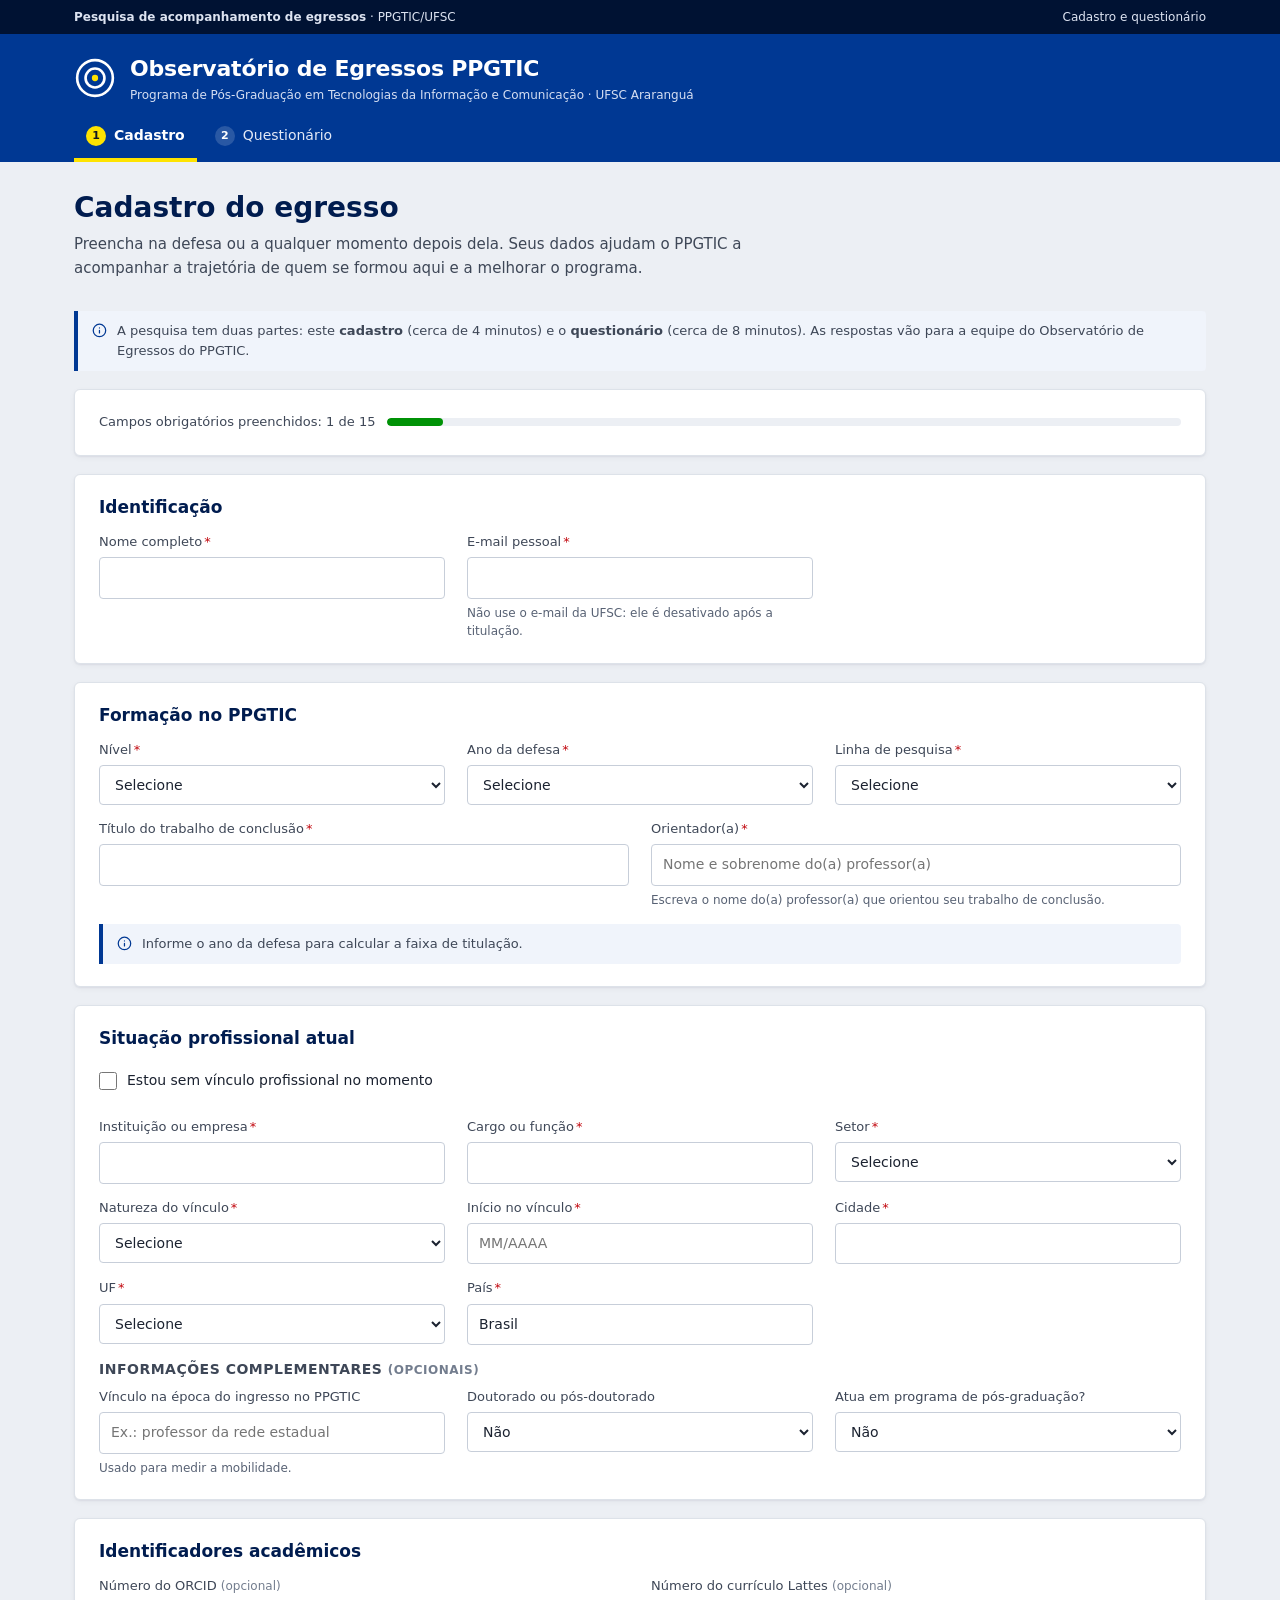
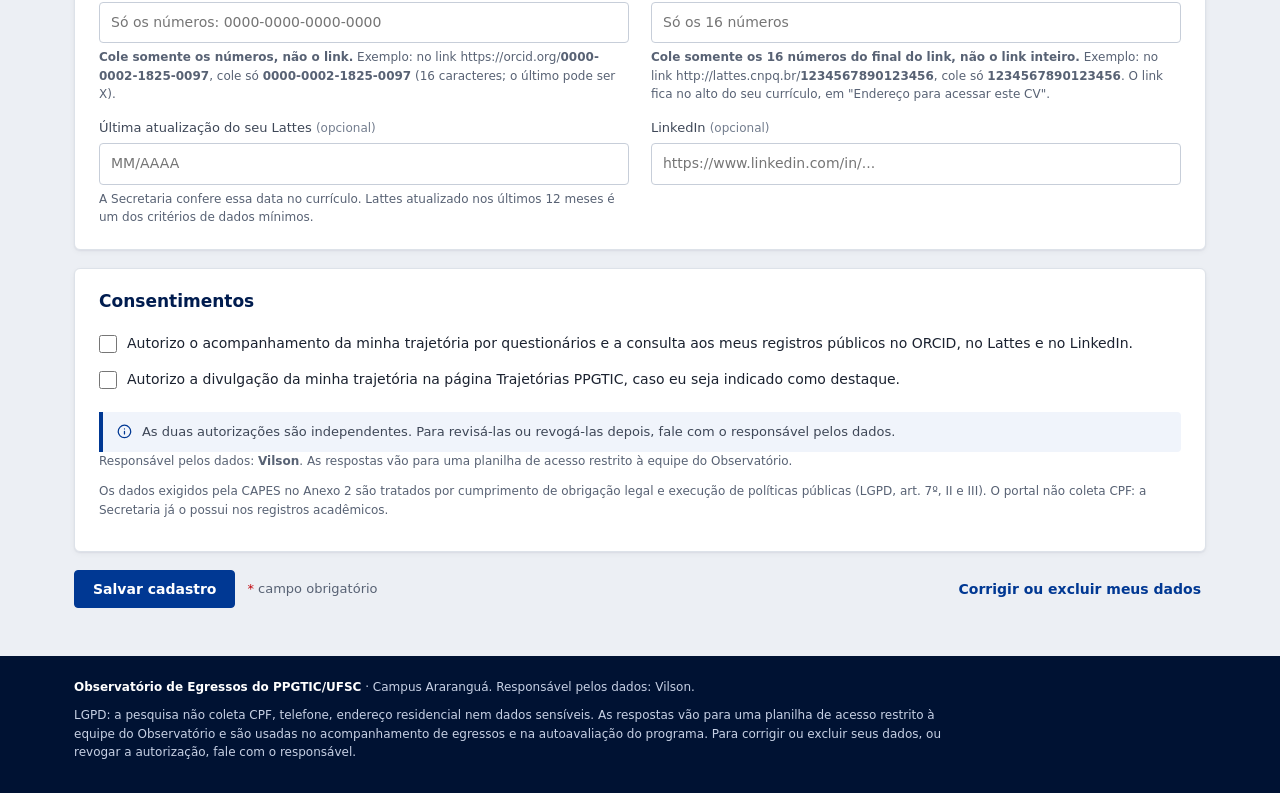
<file: index.html>
<!doctype html>
<html lang="pt-BR">
<head>
  <meta charset="utf-8">
  <meta http-equiv="refresh" content="0; url=cadastro.html">
  <title>Observatório de Egressos PPGTIC · Protótipo V2</title>
</head>
<body>
  <p>Abrindo o protótipo… Se nada acontecer, <a href="cadastro.html">clique aqui</a>.</p>
</body>
</html>
</file>
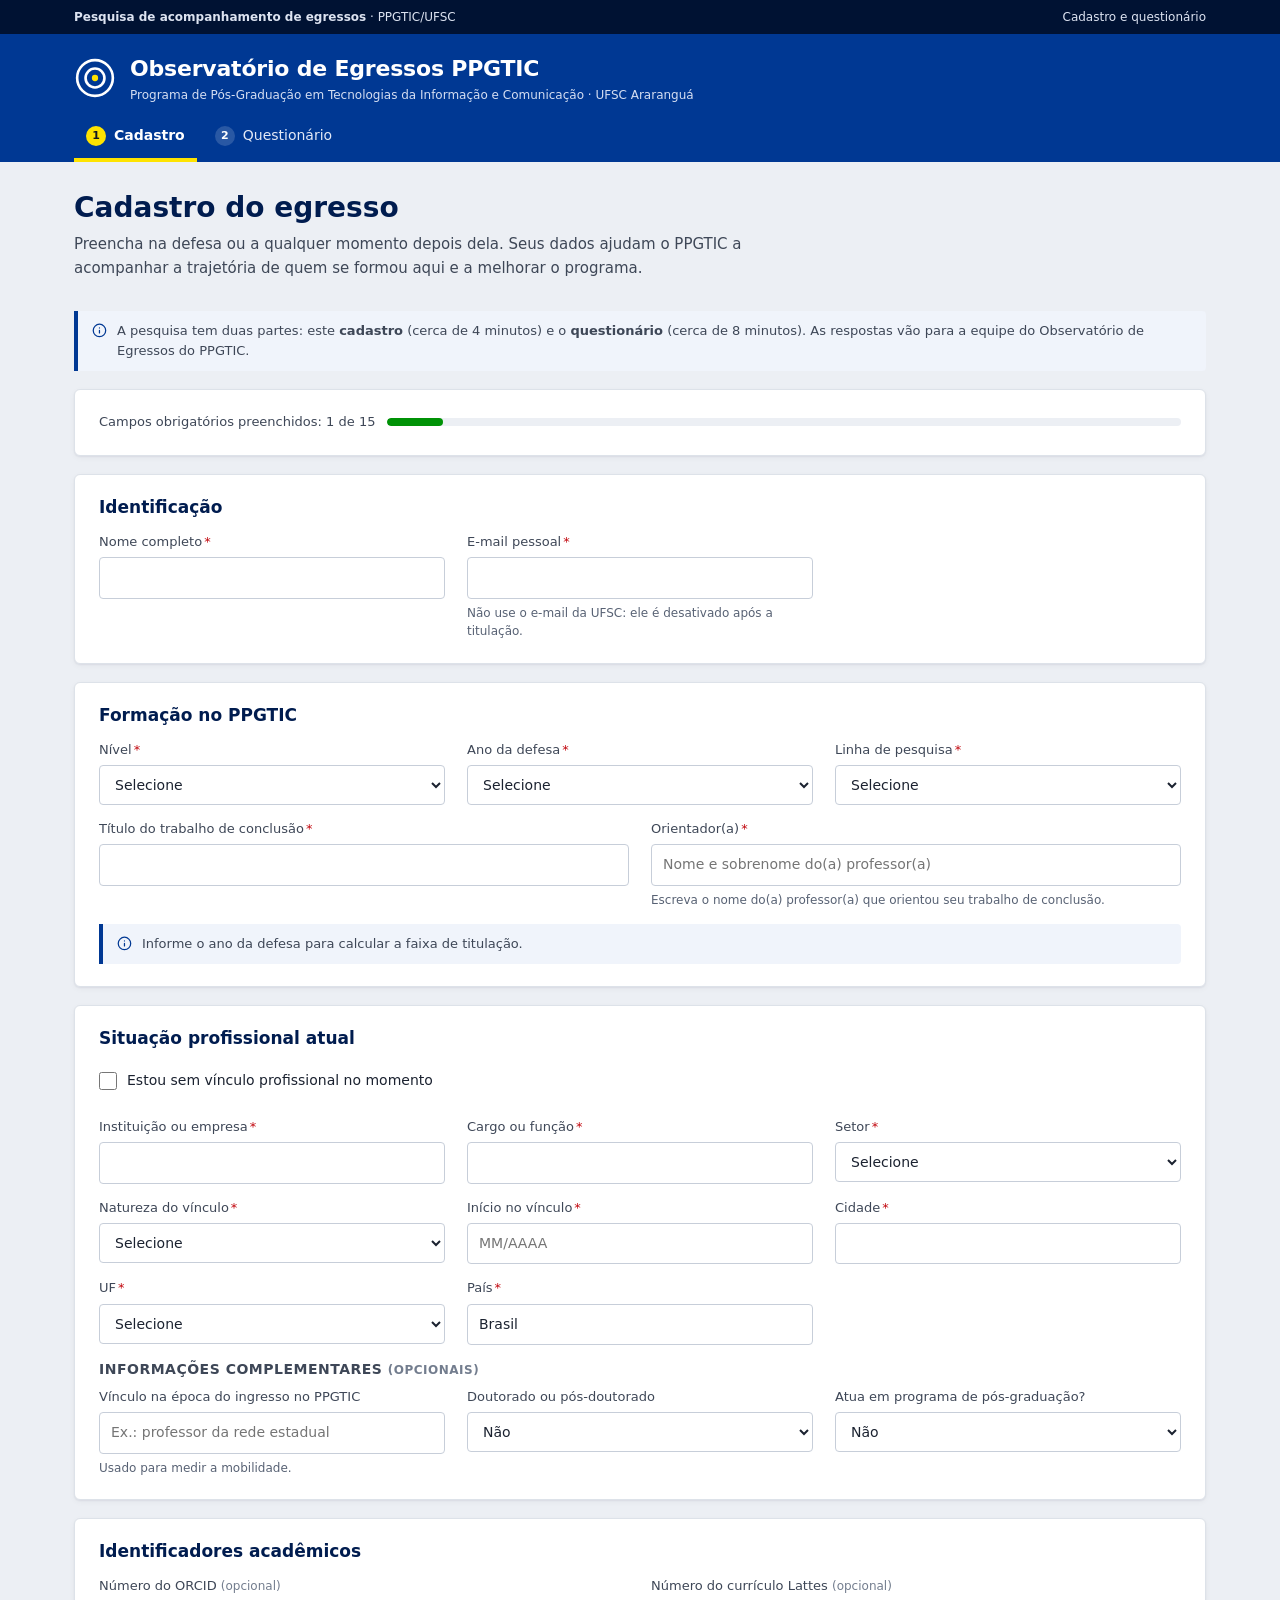
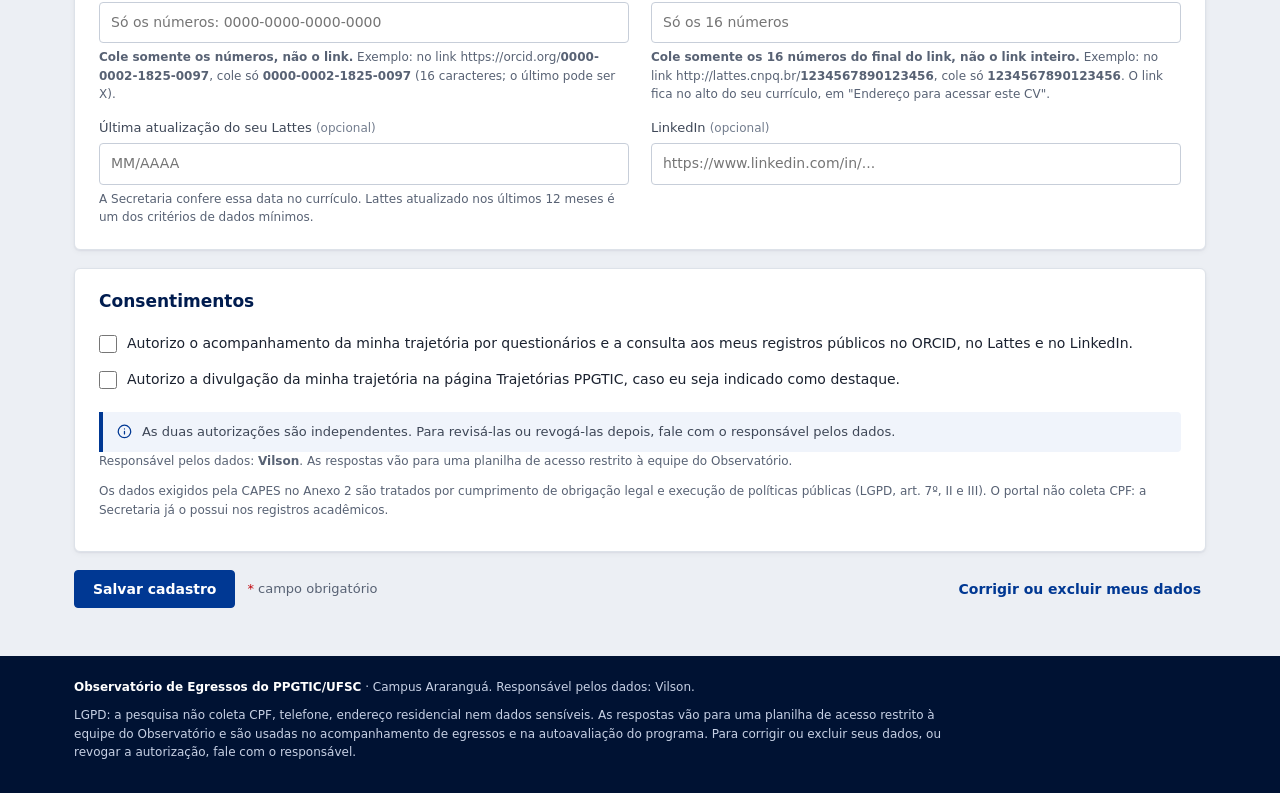
<file: cadastro.html>
<!doctype html>
<html lang="pt-BR">
<head>
  <meta charset="utf-8">
  <meta name="viewport" content="width=device-width, initial-scale=1">
  <title>Cadastro do egresso · Observatório de Egressos PPGTIC (protótipo V2)</title>
  <link rel="icon" href="data:image/svg+xml,%3Csvg xmlns=%27http://www.w3.org/2000/svg%27 viewBox=%270 0 40 40%27%3E%3Crect width=%2740%27 height=%2740%27 rx=%278%27 fill=%27%23003893%27/%3E%3Ccircle cx=%2720%27 cy=%2720%27 r=%2712%27 fill=%27none%27 stroke=%27white%27 stroke-width=%273%27/%3E%3Ccircle cx=%2720%27 cy=%2720%27 r=%274%27 fill=%27%23FEE300%27/%3E%3C/svg%3E">
  <link rel="stylesheet" href="css/estilo.css">
</head>
<body>
  <noscript><p style="padding:16px;background:#FFF6B8">Este protótipo precisa de JavaScript habilitado.</p></noscript>

  <main id="conteudo" class="container">
    <div class="cab-pagina">
      <div>
        <h1 class="titulo-pagina" id="titulo-cadastro">Cadastro do egresso</h1>
        <p class="lead">Preencha na defesa ou a qualquer momento depois dela. Seus dados ajudam o PPGTIC a acompanhar a trajetória de quem se formou aqui e a melhorar o programa.</p>
      </div>
    </div>

    <div id="contexto"></div>
    <div id="sucesso" hidden></div>

    <form id="form-cadastro" novalidate>
      <div id="resumo-erros" class="caixa-info vermelha mb" role="alert" hidden></div>

      <div class="cartao">
        <div class="progresso">
          <span id="progresso-texto">Campos obrigatórios preenchidos: 0 de 0</span>
          <div class="progresso-trilho" aria-hidden="true"><div class="progresso-barra" id="progresso-barra" style="width:0%"></div></div>
        </div>
      </div>

      <!-- 1. Identificação -->
      <section class="cartao" aria-labelledby="sec-identificacao">
        <h2 id="sec-identificacao">Identificação</h2>
        <div class="campos">
          <div class="campo-grupo">
            <label class="rotulo" for="nome">Nome completo<span class="obrig">*</span></label>
            <input class="campo" id="nome" name="nome" autocomplete="name" data-obrigatorio data-rotulo="Nome completo">
          </div>
          <div class="campo-grupo">
            <label class="rotulo" for="email">E-mail pessoal<span class="obrig">*</span></label>
            <input class="campo" id="email" name="email" type="email" autocomplete="email" data-obrigatorio data-rotulo="E-mail pessoal" aria-describedby="ajuda-email">
            <div class="msg-ajuda" id="ajuda-email">Não use o e-mail da UFSC: ele é desativado após a titulação.</div>
          </div>
        </div>
      </section>

      <!-- 2. Formação no PPGTIC -->
      <section class="cartao" aria-labelledby="sec-formacao">
        <h2 id="sec-formacao">Formação no PPGTIC</h2>
        <div id="aviso-secretaria"></div>
        <div class="campos">
          <div class="campo-grupo">
            <label class="rotulo" for="nivel">Nível<span class="obrig">*</span></label>
            <select class="campo" id="nivel" name="nivel" data-obrigatorio data-rotulo="Nível" data-formacao>
              <option value="">Selecione</option>
              <option value="ME">Mestrado</option>
              <option value="DO">Doutorado</option>
            </select>
          </div>
          <div class="campo-grupo">
            <label class="rotulo" for="anoDefesa">Ano da defesa<span class="obrig">*</span></label>
            <select class="campo" id="anoDefesa" name="anoDefesa" data-obrigatorio data-rotulo="Ano da defesa" data-formacao></select>
          </div>
          <div class="campo-grupo">
            <label class="rotulo" for="linha">Linha de pesquisa<span class="obrig">*</span></label>
            <select class="campo" id="linha" name="linha" data-obrigatorio data-rotulo="Linha de pesquisa" data-formacao></select>
          </div>
          <div class="campo-grupo largo">
            <label class="rotulo" for="titulo">Título do trabalho de conclusão<span class="obrig">*</span></label>
            <input class="campo" id="titulo" name="titulo" data-obrigatorio data-rotulo="Título do trabalho" data-formacao>
          </div>
          <div class="campo-grupo largo">
            <label class="rotulo" for="orientador">Orientador(a)<span class="obrig">*</span></label>
            <select class="campo" id="orientador" name="orientador" data-obrigatorio data-rotulo="Orientador(a)" data-formacao></select>
          </div>
        </div>
        <div class="caixa-info" id="info-faixa">
          <svg class="icone" viewBox="0 0 24 24" aria-hidden="true"><circle cx="12" cy="12" r="10"/><path d="M12 16v-4M12 8h.01"/></svg>
          <span id="texto-faixa">Informe o ano da defesa para calcular a faixa de titulação.</span>
        </div>
      </section>

      <!-- 3. Situação profissional atual -->
      <section class="cartao" aria-labelledby="sec-situacao">
        <h2 id="sec-situacao">Situação profissional atual</h2>
        <label class="checagem mb"><input type="checkbox" id="semVinculo" name="semVinculo"> Estou sem vínculo profissional no momento</label>
        <div class="campos">
          <div class="campo-grupo">
            <label class="rotulo" for="instituicao">Instituição ou empresa<span class="obrig">*</span></label>
            <input class="campo" id="instituicao" name="instituicao" data-obrigatorio data-vinculo data-rotulo="Instituição">
          </div>
          <div class="campo-grupo">
            <label class="rotulo" for="cargo">Cargo ou função<span class="obrig">*</span></label>
            <input class="campo" id="cargo" name="cargo" data-obrigatorio data-vinculo data-rotulo="Cargo ou função">
          </div>
          <div class="campo-grupo">
            <label class="rotulo" for="setor">Setor<span class="obrig">*</span></label>
            <select class="campo" id="setor" name="setor" data-obrigatorio data-vinculo data-rotulo="Setor"></select>
          </div>
          <div class="campo-grupo">
            <label class="rotulo" for="natureza">Natureza do vínculo<span class="obrig">*</span></label>
            <select class="campo" id="natureza" name="natureza" data-obrigatorio data-vinculo data-rotulo="Natureza do vínculo">
              <option value="">Selecione</option>
              <option>Pública</option>
              <option>Privada</option>
            </select>
          </div>
          <div class="campo-grupo">
            <label class="rotulo" for="inicioVinculo">Início no vínculo<span class="obrig">*</span></label>
            <input class="campo" id="inicioVinculo" name="inicioVinculo" inputmode="numeric" placeholder="MM/AAAA" maxlength="7" data-obrigatorio data-vinculo data-mes data-rotulo="Início no vínculo">
          </div>
          <div class="campo-grupo">
            <label class="rotulo" for="cidade">Cidade<span class="obrig">*</span></label>
            <input class="campo" id="cidade" name="cidade" autocomplete="address-level2" data-obrigatorio data-rotulo="Cidade">
          </div>
          <div class="campo-grupo">
            <label class="rotulo" for="uf">UF<span class="obrig">*</span></label>
            <select class="campo" id="uf" name="uf" data-obrigatorio data-rotulo="UF"></select>
          </div>
          <div class="campo-grupo">
            <label class="rotulo" for="pais">País<span class="obrig">*</span></label>
            <input class="campo" id="pais" name="pais" value="Brasil" autocomplete="country-name" data-obrigatorio data-rotulo="País">
          </div>
        </div>

        <h3 class="subtitulo-modal">Informações complementares <span class="opcional">(opcionais)</span></h3>
        <div class="campos">
          <div class="campo-grupo">
            <label class="rotulo" for="vinculoIngresso">Vínculo na época do ingresso no PPGTIC</label>
            <input class="campo" id="vinculoIngresso" name="vinculoIngresso" placeholder="Ex.: professor da rede estadual">
            <div class="msg-ajuda">Usado para medir a mobilidade.</div>
          </div>
          <div class="campo-grupo">
            <label class="rotulo" for="posGrad">Doutorado ou pós-doutorado</label>
            <select class="campo" id="posGrad" name="posGrad"></select>
          </div>
          <div class="campo-grupo">
            <label class="rotulo" for="atuaPPG">Atua em programa de pós-graduação?</label>
            <select class="campo" id="atuaPPG" name="atuaPPG">
              <option value="nao">Não</option>
              <option value="sim">Sim, como docente permanente ou colaborador</option>
            </select>
          </div>
        </div>
      </section>

      <!-- 4. Identificadores acadêmicos -->
      <section class="cartao" aria-labelledby="sec-ids">
        <h2 id="sec-ids">Identificadores acadêmicos</h2>
        <div class="campos">
          <div class="campo-grupo largo">
            <label class="rotulo" for="orcid">Número do ORCID <span class="opcional">(opcional)</span></label>
            <div class="campo-com-botao">
              <input class="campo" id="orcid" name="orcid" placeholder="Só os números: 0000-0000-0000-0000" autocomplete="off" data-rotulo="ORCID" aria-describedby="ajuda-orcid">
              <button type="button" class="btn btn-secundario" id="btn-orcid">Conectar ORCID</button>
            </div>
            <div class="msg-ajuda" id="ajuda-orcid">Conectar pelo login no ORCID confirma o identificador e permite atualizar vínculos e produções.</div>
          </div>
          <div class="campo-grupo largo">
            <label class="rotulo" for="lattesId">Número do currículo Lattes <span class="opcional">(opcional)</span></label>
            <input class="campo" id="lattesId" name="lattesId" inputmode="numeric" autocomplete="off" placeholder="Só os 16 números" data-rotulo="ID Lattes" aria-describedby="ajuda-lattes">
            <div class="msg-ajuda" id="ajuda-lattes"><strong>Cole somente os 16 números do final do link, não o link inteiro.</strong> Exemplo: no link http://lattes.cnpq.br/<strong>1234567890123456</strong>, cole só <strong>1234567890123456</strong>. O link fica no alto do seu currículo, em "Endereço para acessar este CV".</div>
          </div>
          <div class="campo-grupo largo">
            <label class="rotulo" for="lattesAtualizadoEm">Última atualização do seu Lattes <span class="opcional">(opcional)</span></label>
            <input class="campo" id="lattesAtualizadoEm" name="lattesAtualizadoEm" inputmode="numeric" placeholder="MM/AAAA" maxlength="7" data-mes data-rotulo="Atualização do Lattes">
            <div class="msg-ajuda">A Secretaria confere essa data no currículo. Lattes atualizado nos últimos 12 meses é um dos critérios de dados mínimos.</div>
          </div>
          <div class="campo-grupo largo">
            <label class="rotulo" for="linkedin">LinkedIn <span class="opcional">(opcional)</span></label>
            <input class="campo" id="linkedin" name="linkedin" type="url" placeholder="https://www.linkedin.com/in/..." data-rotulo="LinkedIn">
          </div>
        </div>
      </section>

      <!-- 5. Consentimentos (LGPD) -->
      <section class="cartao" aria-labelledby="sec-consent">
        <h2 id="sec-consent">Consentimentos</h2>
        <label class="checagem"><input type="checkbox" id="consentAcompanhamento" name="consentAcompanhamento">
          Autorizo o acompanhamento da minha trajetória por questionários e a consulta aos meus registros públicos no ORCID, no Lattes e no LinkedIn.</label>
        <label class="checagem"><input type="checkbox" id="consentDivulgacao" name="consentDivulgacao">
          Autorizo a divulgação da minha trajetória na página Trajetórias PPGTIC, caso eu seja indicado como destaque.</label>
        <div class="caixa-info" id="info-termo">
          <svg class="icone" viewBox="0 0 24 24" aria-hidden="true"><circle cx="12" cy="12" r="10"/><path d="M12 16v-4M12 8h.01"/></svg>
          <span id="texto-termo">As duas autorizações são independentes e podem ser revisadas ou revogadas a qualquer momento nesta página.</span>
        </div>
        <p class="texto-apoio pequeno" style="margin-top:12px">Os dados exigidos pela CAPES no Anexo 2 são tratados por cumprimento de obrigação legal e execução de políticas públicas (LGPD, art. 7º, II e III). O portal não coleta CPF: a Secretaria já o possui nos registros acadêmicos.</p>
      </section>

      <div class="acoes">
        <button type="submit" class="btn btn-primario" id="btn-salvar">Salvar cadastro</button>
        <span class="texto-apoio"><span class="obrig">*</span> campo obrigatório</span>
        <span class="espaco"></span>
        <button type="button" class="btn btn-texto" id="btn-exclusao">Solicitar exclusão dos meus dados</button>
      </div>
    </form>
  </main>

  <script src="js/config.js"></script>
  <script src="js/base.js"></script>
  <script src="js/dados-ficticios.js"></script>
  <script src="js/repositorio.js"></script>
  <script src="js/indicadores.js"></script>
  <script src="js/coleta.js"></script>
  <script src="js/layout.js"></script>
  <script src="js/tela-cadastro.js"></script>
</body>
</html>
</file>
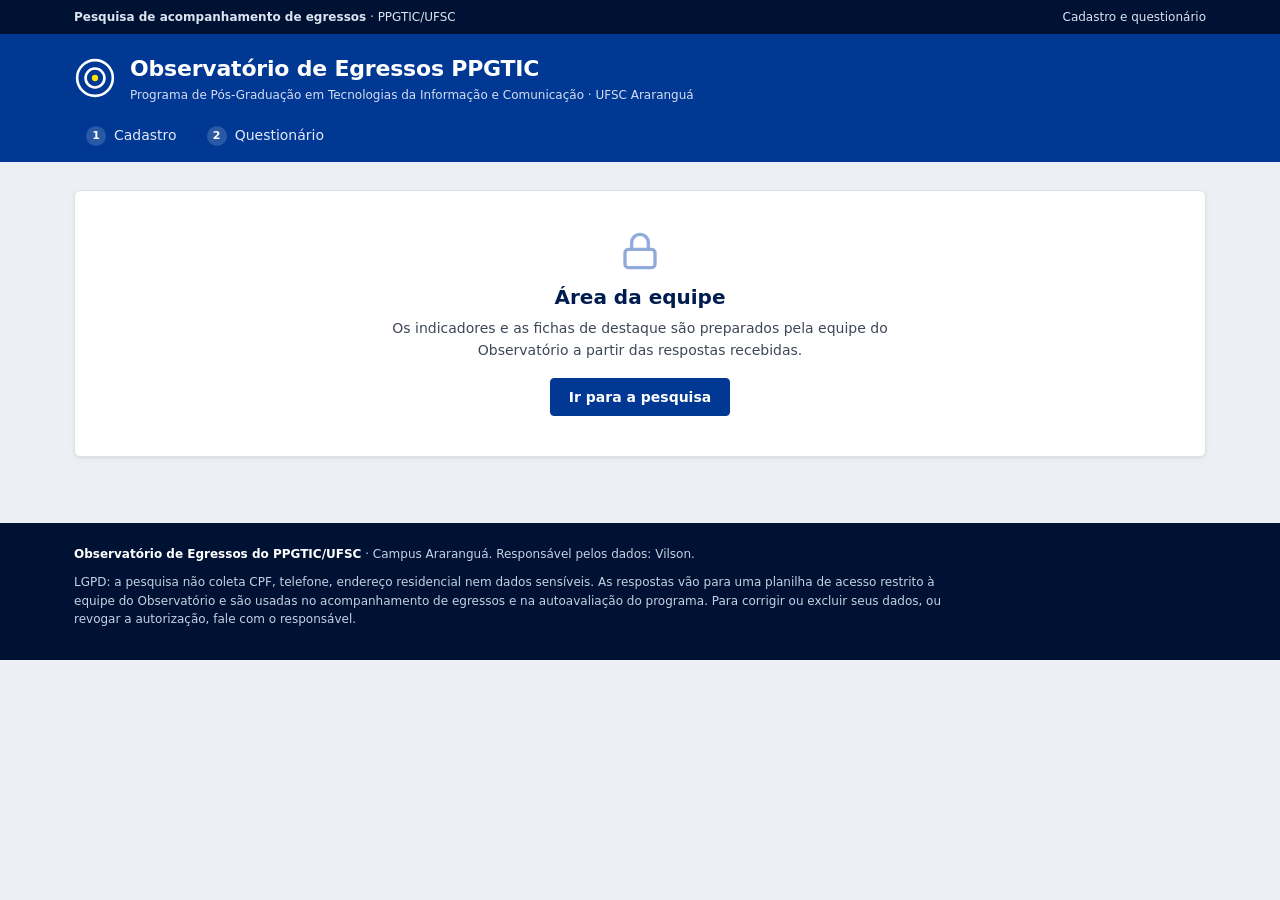
<file: ficha.html>
<!doctype html>
<html lang="pt-BR">
<head>
  <meta charset="utf-8">
  <meta name="viewport" content="width=device-width, initial-scale=1">
  <title>Ficha de egresso de destaque · Observatório de Egressos PPGTIC (protótipo V2)</title>
  <link rel="icon" href="data:image/svg+xml,%3Csvg xmlns=%27http://www.w3.org/2000/svg%27 viewBox=%270 0 40 40%27%3E%3Crect width=%2740%27 height=%2740%27 rx=%278%27 fill=%27%23003893%27/%3E%3Ccircle cx=%2720%27 cy=%2720%27 r=%2712%27 fill=%27none%27 stroke=%27white%27 stroke-width=%273%27/%3E%3Ccircle cx=%2720%27 cy=%2720%27 r=%274%27 fill=%27%23FEE300%27/%3E%3C/svg%3E">
  <link rel="stylesheet" href="css/estilo.css">
</head>
<body>
  <noscript><p style="padding:16px;background:#FFF6B8">Este protótipo precisa de JavaScript habilitado.</p></noscript>

  <main id="conteudo" class="container">
    <div class="so-impressao cabecalho-impressao">
      <strong>Ficha de egresso de destaque · Subitem 2.2.2 da Ficha de Avaliação CAPES</strong><br>
      Observatório de Egressos PPGTIC/UFSC · Protótipo V2 · Dados fictícios.
    </div>

    <div class="cab-pagina nao-imprimir">
      <div>
        <h1 class="titulo-pagina">Ficha de egresso de destaque</h1>
        <p class="lead">Subitem 2.2.2 da Ficha de Avaliação CAPES: até 5 egressos por faixa de titulação, com destino, atuação, impactos, aderência à missão do Programa e comprovação.</p>
      </div>
    </div>

    <div id="bloqueio"></div>
    <section id="visao-faixas" class="mb nao-imprimir" aria-label="Destaques por faixa"></section>
    <div id="ficha"></div>
  </main>

  <script src="js/config.js"></script>
  <script src="js/base.js"></script>
  <script src="js/dados-ficticios.js"></script>
  <script src="js/repositorio.js"></script>
  <script src="js/indicadores.js"></script>
  <script src="js/coleta.js"></script>
  <script src="js/layout.js"></script>
  <script src="js/tela-ficha.js"></script>
</body>
</html>
</file>
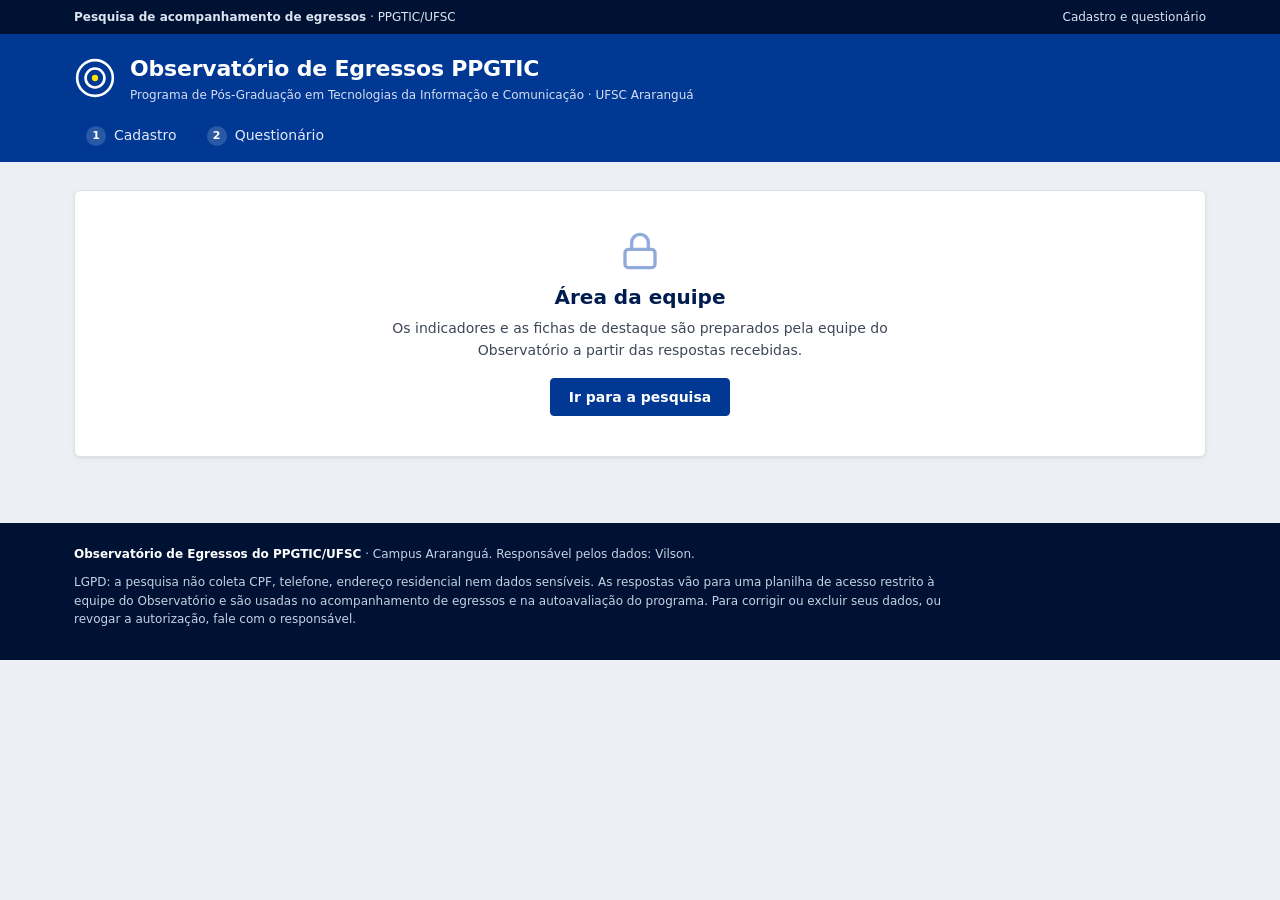
<file: indicadores.html>
<!doctype html>
<html lang="pt-BR">
<head>
  <meta charset="utf-8">
  <meta name="viewport" content="width=device-width, initial-scale=1">
  <title>Painel de indicadores · Observatório de Egressos PPGTIC (protótipo V2)</title>
  <link rel="icon" href="data:image/svg+xml,%3Csvg xmlns=%27http://www.w3.org/2000/svg%27 viewBox=%270 0 40 40%27%3E%3Crect width=%2740%27 height=%2740%27 rx=%278%27 fill=%27%23003893%27/%3E%3Ccircle cx=%2720%27 cy=%2720%27 r=%2712%27 fill=%27none%27 stroke=%27white%27 stroke-width=%273%27/%3E%3Ccircle cx=%2720%27 cy=%2720%27 r=%274%27 fill=%27%23FEE300%27/%3E%3C/svg%3E">
  <link rel="stylesheet" href="css/estilo.css">
</head>
<body>
  <noscript><p style="padding:16px;background:#FFF6B8">Este protótipo precisa de JavaScript habilitado.</p></noscript>

  <main id="conteudo" class="container">
    <div class="so-impressao cabecalho-impressao">
      <strong>Relatório de egressos · Observatório de Egressos PPGTIC/UFSC</strong><br>
      <span id="impressao-data"></span> · Protótipo V2 · Todos os dados são fictícios.
    </div>

    <div class="cab-pagina">
      <div>
        <h1 class="titulo-pagina">Painel de indicadores</h1>
        <p class="lead" id="lead-painel"></p>
      </div>
    </div>

    <div class="cartao filtros nao-imprimir" id="filtros">
      <div>
        <label class="rotulo" for="f-faixa">Faixa de titulação</label>
        <select class="campo" id="f-faixa">
          <option value="todas">Todas as faixas</option>
          <option>2024–2028</option>
          <option>2019–2023</option>
          <option>2014–2018</option>
        </select>
      </div>
      <div id="grupo-origem">
        <label class="rotulo" for="f-origem">Origem dos registros</label>
        <select class="campo" id="f-origem">
          <option value="todas">Todos os registros</option>
          <option value="base">Somente base fictícia</option>
          <option value="teste">Somente registros de teste</option>
          <option value="coleta">Somente respostas da planilha</option>
        </select>
      </div>
      <div id="grupo-visao">
        <label class="rotulo" for="f-visao">Visão</label>
        <select class="campo" id="f-visao">
          <option value="restrita">Restrita (dados individuais)</option>
          <option value="publica">Pública (página Dados)</option>
        </select>
      </div>
      <span class="texto-apoio" id="contagem-registros" style="margin-left:auto"></span>
    </div>

    <div id="painel"></div>
  </main>

  <script src="js/config.js"></script>
  <script src="js/base.js"></script>
  <script src="js/dados-ficticios.js"></script>
  <script src="js/repositorio.js"></script>
  <script src="js/indicadores.js"></script>
  <script src="js/coleta.js"></script>
  <script src="js/layout.js"></script>
  <script src="js/tela-indicadores.js"></script>
</body>
</html>
</file>
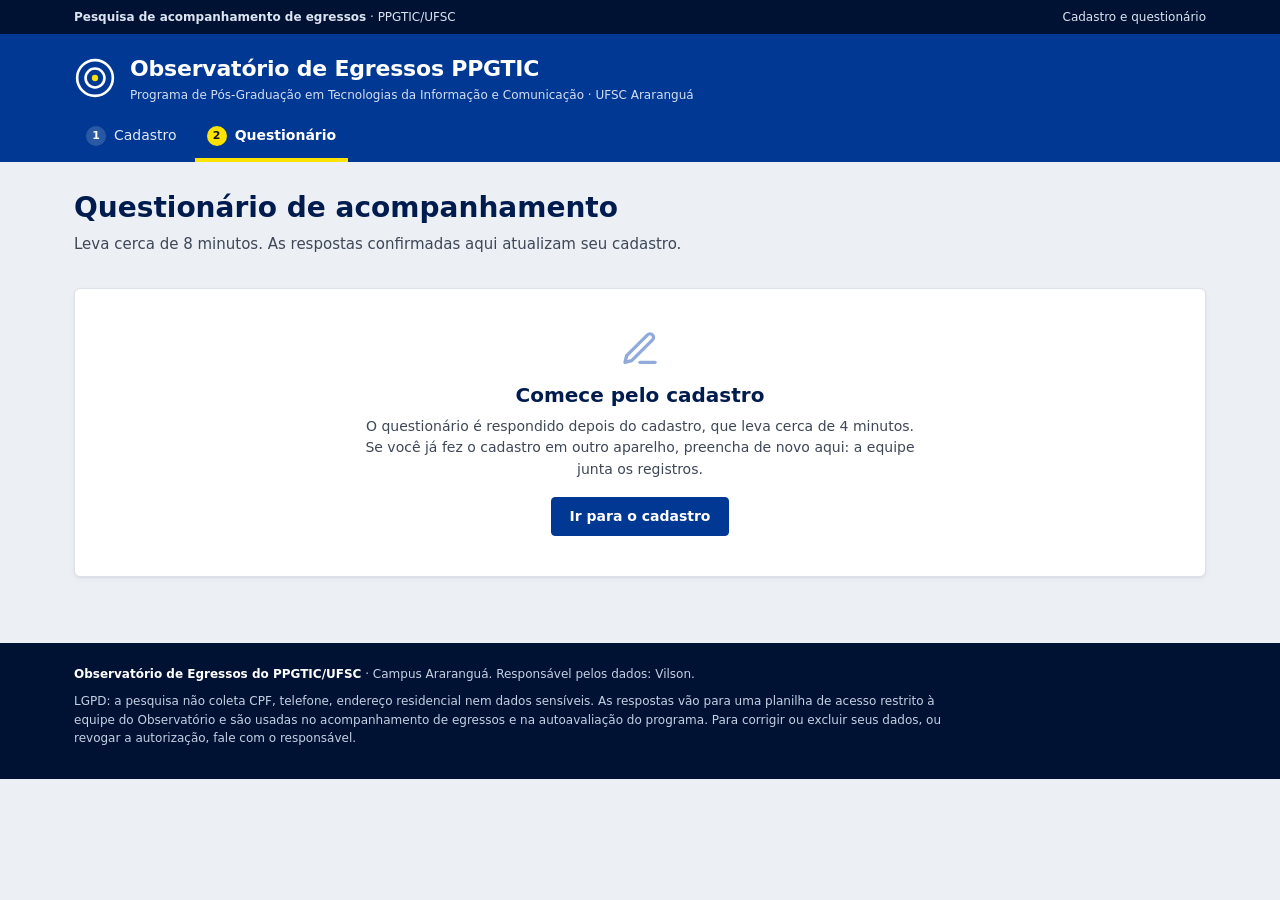
<file: questionario.html>
<!doctype html>
<html lang="pt-BR">
<head>
  <meta charset="utf-8">
  <meta name="viewport" content="width=device-width, initial-scale=1">
  <title>Questionário de acompanhamento · Observatório de Egressos PPGTIC (protótipo V2)</title>
  <link rel="icon" href="data:image/svg+xml,%3Csvg xmlns=%27http://www.w3.org/2000/svg%27 viewBox=%270 0 40 40%27%3E%3Crect width=%2740%27 height=%2740%27 rx=%278%27 fill=%27%23003893%27/%3E%3Ccircle cx=%2720%27 cy=%2720%27 r=%2712%27 fill=%27none%27 stroke=%27white%27 stroke-width=%273%27/%3E%3Ccircle cx=%2720%27 cy=%2720%27 r=%274%27 fill=%27%23FEE300%27/%3E%3C/svg%3E">
  <link rel="stylesheet" href="css/estilo.css">
</head>
<body>
  <noscript><p style="padding:16px;background:#FFF6B8">Este protótipo precisa de JavaScript habilitado.</p></noscript>

  <main id="conteudo" class="container">
    <div class="cab-pagina">
      <div>
        <h1 class="titulo-pagina" id="titulo-q">Questionário de acompanhamento</h1>
        <p class="lead" id="lead-q">Leva cerca de 8 minutos. As respostas confirmadas aqui atualizam seu cadastro.</p>
      </div>
    </div>

    <div id="estado"></div>

    <form id="form-q" novalidate hidden>
      <div class="cartao">
        <ol class="etapas" id="etapas" aria-label="Etapas do questionário"></ol>
        <div class="progresso" style="margin-top:12px">
          <span id="progresso-q">Perfis on-line</span>
          <div class="progresso-trilho" aria-hidden="true"><div class="progresso-barra" id="barra-q" style="width:0%"></div></div>
          <span class="texto-apoio" id="tempo-q"></span>
        </div>
      </div>

      <div id="resumo-erros" class="caixa-info vermelha mb" role="alert" hidden></div>

      <!-- Etapa inicial: perfis on-line (obrigatória: LinkedIn, currículo Lattes ou os dois) -->
      <section class="cartao bloco" data-bloco="0" aria-labelledby="b0-titulo">
        <h2 id="b0-titulo">Seus perfis on-line</h2>
        <p class="texto-apoio">Informe o link do seu LinkedIn, do seu currículo Lattes ou dos dois. <strong>Pelo menos um é obrigatório</strong>: a coordenação usa esses perfis públicos para acompanhar sua trajetória.</p>
        <fieldset class="pergunta" id="grupo-perfis" data-rotulo="Perfis on-line">
          <legend class="sr">Link do LinkedIn ou do currículo Lattes (pelo menos um)</legend>
          <div class="campos">
            <div class="campo-grupo inteiro">
              <label class="rotulo" for="q-linkedin">Link do LinkedIn</label>
              <input class="campo" id="q-linkedin" type="url" inputmode="url" autocomplete="url" placeholder="https://www.linkedin.com/in/seu-perfil" data-rotulo="LinkedIn" aria-describedby="ajuda-q-linkedin">
              <div class="msg-ajuda" id="ajuda-q-linkedin">Abra seu perfil no LinkedIn e copie o endereço da página.</div>
            </div>
            <div class="campo-grupo inteiro">
              <label class="rotulo" for="q-lattes">Link do currículo Lattes</label>
              <input class="campo" id="q-lattes" type="url" inputmode="url" placeholder="http://lattes.cnpq.br/0000000000000000" data-rotulo="Currículo Lattes" aria-describedby="ajuda-q-lattes">
              <div class="msg-ajuda" id="ajuda-q-lattes">Copie o "Endereço para acessar este CV", no alto do currículo: lattes.cnpq.br/ seguido de 16 números.</div>
            </div>
          </div>
        </fieldset>
      </section>

      <!-- Bloco 1 -->
      <section class="cartao bloco" data-bloco="1" aria-labelledby="b1-titulo" hidden>
        <h2 id="b1-titulo">1. Inserção, permanência e mobilidade</h2>
        <div class="caixa-info mb" id="vinculo-atual" style="margin-top:0"></div>

        <fieldset class="pergunta" id="grupo-mesmoVinculo" data-rotulo="Vínculo atual">
          <legend>Seu vínculo atual continua o mesmo?<span class="obrig">*</span></legend>
          <div class="opcoes-linha">
            <label class="checagem"><input type="radio" name="mesmoVinculo" value="sim"> Sim, continua o mesmo</label>
            <label class="checagem"><input type="radio" name="mesmoVinculo" value="mudou"> Não, mudou</label>
            <label class="checagem"><input type="radio" name="mesmoVinculo" value="sem"> Estou sem vínculo no momento</label>
          </div>
        </fieldset>

        <div id="novo-vinculo" class="pergunta" hidden>
          <p class="rotulo-pergunta">Novo vínculo</p>
          <div class="campos">
            <div class="campo-grupo">
              <label class="rotulo" for="nv-instituicao">Nova instituição ou empresa<span class="obrig">*</span></label>
              <input class="campo" id="nv-instituicao" data-nv data-rotulo="Nova instituição">
            </div>
            <div class="campo-grupo">
              <label class="rotulo" for="nv-cargo">Cargo ou função<span class="obrig">*</span></label>
              <input class="campo" id="nv-cargo" data-nv data-rotulo="Novo cargo">
            </div>
            <div class="campo-grupo">
              <label class="rotulo" for="nv-setor">Setor<span class="obrig">*</span></label>
              <select class="campo" id="nv-setor" data-nv data-rotulo="Novo setor"></select>
            </div>
            <div class="campo-grupo">
              <label class="rotulo" for="nv-natureza">Natureza<span class="obrig">*</span></label>
              <select class="campo" id="nv-natureza" data-nv data-rotulo="Nova natureza">
                <option value="">Selecione</option><option>Pública</option><option>Privada</option>
              </select>
            </div>
            <div class="campo-grupo">
              <label class="rotulo" for="nv-inicio">Início no vínculo<span class="obrig">*</span></label>
              <input class="campo" id="nv-inicio" placeholder="MM/AAAA" inputmode="numeric" maxlength="7" data-nv data-mes data-rotulo="Início do novo vínculo">
            </div>
            <div class="campo-grupo">
              <label class="rotulo" for="nv-cidade">Cidade / UF<span class="obrig">*</span></label>
              <div class="campo-com-botao">
                <input class="campo" id="nv-cidade" data-nv data-rotulo="Nova cidade">
                <select class="campo" id="nv-uf" data-nv data-rotulo="Nova UF" style="max-width:110px" aria-label="UF"></select>
              </div>
            </div>
          </div>
        </div>

        <fieldset class="pergunta" id="grupo-mudancas" data-rotulo="Mudanças desde a titulação">
          <legend>O que mudou desde a titulação?<span class="obrig">*</span> <span class="opcional">(marque todas as opções que se aplicam)</span></legend>
          <div class="opcoes-linha" id="opcoes-mudancas"></div>
        </fieldset>

        <fieldset class="pergunta" id="grupo-progressao" data-rotulo="Progressão na carreira">
          <legend>Teve progressão na carreira desde a titulação (promoção, novo nível ou enquadramento)?<span class="obrig">*</span></legend>
          <div class="opcoes-linha">
            <label class="checagem"><input type="radio" name="progressao" value="sim"> Sim</label>
            <label class="checagem"><input type="radio" name="progressao" value="nao"> Não</label>
          </div>
        </fieldset>

        <div class="campos">
          <div class="campo-grupo">
            <label class="rotulo" for="q-posGrad">Ingressou em doutorado ou pós-doutorado?<span class="obrig">*</span></label>
            <select class="campo" id="q-posGrad" data-rotulo="Doutorado ou pós-doutorado"></select>
          </div>
          <div class="campo-grupo" id="grupo-anoPos" hidden>
            <label class="rotulo" for="q-anoPos">Ano de ingresso</label>
            <select class="campo" id="q-anoPos"></select>
          </div>
          <div class="campo-grupo">
            <label class="rotulo" for="q-docente">Atua como docente?<span class="obrig">*</span></label>
            <select class="campo" id="q-docente" data-rotulo="Docência"></select>
          </div>
          <div class="campo-grupo">
            <label class="rotulo" for="q-atuaPPG">Atua em programa de pós-graduação?<span class="obrig">*</span></label>
            <select class="campo" id="q-atuaPPG" data-rotulo="Atuação em PPG">
              <option value="">Selecione</option><option value="nao">Não</option><option value="sim">Sim</option>
            </select>
          </div>
        </div>
      </section>

      <!-- Bloco 2 -->
      <section class="cartao bloco" data-bloco="2" aria-labelledby="b2-titulo" hidden>
        <h2 id="b2-titulo">2. Relação com a formação</h2>
        <fieldset class="pergunta" id="grupo-relacao" data-rotulo="Relação com a formação">
          <legend>Sua atuação atual tem relação com a formação no PPGTIC?<span class="obrig">*</span></legend>
          <div class="escala">
            <label><input type="radio" name="relacao" value="1"><span>1</span></label>
            <label><input type="radio" name="relacao" value="2"><span>2</span></label>
            <label><input type="radio" name="relacao" value="3"><span>3</span></label>
            <label><input type="radio" name="relacao" value="4"><span>4</span></label>
            <label><input type="radio" name="relacao" value="5"><span>5</span></label>
          </div>
          <div class="escala-rotulos"><span>1 = nenhuma relação</span><span>5 = relação total</span></div>
        </fieldset>
        <div class="pergunta" id="grupo-importancia" data-rotulo="Importância da formação">
          <p class="rotulo-pergunta">Quanto a formação no PPGTIC foi importante para:<span class="obrig">*</span></p>
          <div class="tabela-rolagem"><table class="tabela tabela-importancia" id="tabela-importancia"></table></div>
        </div>
      </section>

      <!-- Bloco 3 -->
      <section class="cartao bloco" data-bloco="3" aria-labelledby="b3-titulo" hidden>
        <h2 id="b3-titulo">3. Impactos e produção intelectual</h2>
        <div class="pergunta" id="grupo-producoes" data-rotulo="Produções">
          <div class="cartao-cab" style="margin-bottom:6px">
            <p class="rotulo-pergunta" style="margin:0">Publicações e produtos técnicos desde a titulação</p>
            <button type="button" class="btn btn-secundario" id="btn-importar-orcid">Importar do ORCID</button>
          </div>
          <div id="lista-producoes"></div>
          <div class="campos" style="margin-top:10px">
            <div class="campo-grupo">
              <label class="rotulo" for="p-tipo">Tipo</label>
              <select class="campo" id="p-tipo"></select>
            </div>
            <div class="campo-grupo largo">
              <label class="rotulo" for="p-titulo">Título</label>
              <input class="campo" id="p-titulo" data-rotulo="Título da produção">
            </div>
            <div class="campo-grupo" style="grid-column: span 1">
              <label class="rotulo" for="p-ano">Ano</label>
              <select class="campo" id="p-ano"></select>
            </div>
            <div class="campo-grupo largo">
              <label class="rotulo" for="p-link">Link ou DOI <span class="opcional">(opcional)</span></label>
              <input class="campo" id="p-link" placeholder="https://doi.org/10..." data-rotulo="Link da produção">
            </div>
            <div class="campo-grupo" style="align-self:end">
              <button type="button" class="btn btn-secundario btn-bloco" id="btn-add-producao">Adicionar</button>
            </div>
          </div>
          <label class="checagem" style="margin-top:8px"><input type="checkbox" id="semProducao"> Não tenho publicações ou produtos a registrar desde a titulação</label>
        </div>
        <fieldset class="pergunta">
          <legend>Que tipos de impacto sua atuação gerou?</legend>
          <div class="opcoes-linha" id="opcoes-impactos"></div>
        </fieldset>
        <div class="pergunta">
          <label class="rotulo rotulo-pergunta" for="impactosTexto">Descreva os impactos acadêmicos, sociais, econômicos ou profissionais <span class="opcional">(até 150 palavras)</span></label>
          <textarea class="campo" id="impactosTexto" data-rotulo="Descrição dos impactos"></textarea>
          <div class="contador" id="contador-impactos" aria-live="polite">0 de 150 palavras</div>
        </div>
        <div class="pergunta">
          <label class="rotulo rotulo-pergunta" for="premios">Prêmios ou reconhecimentos <span class="opcional">(opcional)</span></label>
          <textarea class="campo" id="premios" style="min-height:60px"></textarea>
        </div>
      </section>

      <!-- Bloco 4 -->
      <section class="cartao bloco" data-bloco="4" aria-labelledby="b4-titulo" hidden>
        <h2 id="b4-titulo">4. Avaliação do programa</h2>
        <p class="texto-apoio">As respostas deste bloco alimentam a autoavaliação do PPGTIC (dimensão D5). Todas são opcionais.</p>
        <div class="campos">
          <div class="campo-grupo inteiro">
            <label class="rotulo" for="manter">O que o PPGTIC deveria manter?</label>
            <textarea class="campo" id="manter" style="min-height:60px"></textarea>
          </div>
          <div class="campo-grupo inteiro">
            <label class="rotulo" for="mudar">O que deveria mudar?</label>
            <textarea class="campo" id="mudar" style="min-height:60px"></textarea>
          </div>
          <div class="campo-grupo inteiro">
            <label class="rotulo" for="incluir">O que deveria incluir?</label>
            <textarea class="campo" id="incluir" style="min-height:60px"></textarea>
          </div>
        </div>
        <fieldset class="pergunta" style="margin-top:16px">
          <legend>Você teria disponibilidade para:</legend>
          <div class="opcoes-linha" id="opcoes-disponibilidade"></div>
        </fieldset>
      </section>

      <div class="acoes">
        <button type="button" class="btn btn-secundario" id="btn-voltar">Voltar</button>
        <button type="submit" class="btn btn-primario" id="btn-avancar">Continuar</button>
        <span class="espaco"></span>
        <button type="button" class="btn btn-texto" id="btn-depois">Salvar e continuar depois</button>
      </div>
    </form>

    <div id="concluido" hidden></div>
  </main>

  <script src="js/config.js"></script>
  <script src="js/base.js"></script>
  <script src="js/dados-ficticios.js"></script>
  <script src="js/repositorio.js"></script>
  <script src="js/indicadores.js"></script>
  <script src="js/coleta.js"></script>
  <script src="js/layout.js"></script>
  <script src="js/tela-questionario.js"></script>
</body>
</html>
</file>
<file: css/estilo.css>
/* =====================================================================
   Observatório de Egressos PPGTIC/UFSC — Protótipo V2
   Paleta: Manual de Identidade Visual da UFSC (cores institucionais)
     Azul      Pantone 2728 C · RGB 0 56 147   · #003893
     Amarelo   Pantone Yellow C · RGB 254 227 0 · #FEE300
     Vermelho  Pantone 1788 C · RGB 255 0 9    · #FF0009
     Verde     Pantone 355 C  · RGB 0 146 6    · #009206
   Fonte institucional: Verdana.
   Os tons "-700" de verde e vermelho são versões escurecidas das cores
   oficiais, usadas só em texto para garantir contraste (WCAG AA).
   ===================================================================== */

:root {
  --ufsc-azul: #003893;
  --ufsc-amarelo: #FEE300;
  --ufsc-vermelho: #FF0009;
  --ufsc-verde: #009206;

  --azul-950: #001233;
  --azul-900: #001C4F;
  --azul-800: #002A70;
  --azul-700: #003893;
  --azul-600: #1F55AE;
  --azul-300: #8FAADB;
  --azul-200: #BFD0EE;
  --azul-100: #DDE7F7;
  --azul-50: #F0F4FB;

  --amarelo-50: #FFFBE0;
  --amarelo-100: #FFF6B8;
  --amarelo-800: #5C4E00;

  --verde-50: #E7F5E7;
  --verde-700: #006B04;
  --vermelho-50: #FFECEC;
  --vermelho-700: #C00008;

  --cinza-950: #111723;
  --cinza-900: #1B2230;
  --cinza-700: #3E4757;
  --cinza-600: #586274;
  --cinza-500: #737D8E;
  --cinza-400: #9AA3B2;
  --cinza-300: #C7CED9;
  --cinza-200: #DDE2E9;
  --cinza-100: #ECEFF4;
  --cinza-50: #F6F7FA;

  --fundo: #ECEFF4;
  --texto: var(--cinza-900);
  --texto-apoio: var(--cinza-600);
  --borda: var(--cinza-200);
  --fonte: Verdana, Geneva, "DejaVu Sans", Tahoma, sans-serif;
  --raio: 6px;
  --sombra: 0 1px 2px rgba(0, 18, 51, .06), 0 2px 6px rgba(0, 18, 51, .04);
  --largura: 1180px;
}

*, *::before, *::after { box-sizing: border-box; }
html { -webkit-text-size-adjust: 100%; }
body {
  margin: 0;
  font-family: var(--fonte);
  font-size: 14px;
  line-height: 1.55;
  color: var(--texto);
  background: var(--fundo);
}
body.com-modal { overflow: hidden; }
h1, h2, h3, h4 { margin: 0; line-height: 1.25; color: var(--azul-900); }
p { margin: 0 0 .75em; }
a { color: var(--azul-700); }
a:hover { color: var(--azul-900); }
small { font-size: 12px; }
:focus-visible { outline: 3px solid var(--azul-600); outline-offset: 2px; }
.cabecalho :focus-visible, .barra-prototipo :focus-visible { outline-color: var(--ufsc-amarelo); }
[hidden] { display: none !important; }
.sr { position: absolute !important; width: 1px; height: 1px; overflow: hidden; clip: rect(0 0 0 0); white-space: nowrap; }

.container { max-width: var(--largura); margin: 0 auto; padding: 0 24px; }
.pular { position: absolute; left: -9999px; top: 0; background: var(--ufsc-amarelo); color: var(--cinza-950); padding: 8px 12px; z-index: 100; }
.pular:focus { left: 8px; top: 8px; }

/* ------------------------------ ícones ------------------------------ */
.icone { width: 1.15em; height: 1.15em; fill: none; stroke: currentColor; stroke-width: 2; stroke-linecap: round; stroke-linejoin: round; flex: none; vertical-align: -.2em; }
.icone-menu { width: 12px; height: 12px; margin-left: 6px; opacity: .8; }

/* ------------------------ barra do protótipo ------------------------ */
.barra-prototipo { background: var(--azul-950); color: #DCE3F1; font-size: 12px; }
.linha-barra { display: flex; justify-content: space-between; align-items: center; gap: 12px; min-height: 34px; }
.barra-direita { display: flex; align-items: center; gap: 14px; }
.btn-demo {
  display: inline-flex; align-items: center; gap: 6px; font: inherit; font-weight: bold; cursor: pointer;
  background: var(--ufsc-amarelo); color: var(--cinza-950); border: 0; border-radius: 4px; padding: 4px 10px;
}
.btn-demo:hover { background: #FFF07A; }

/* ----------------------------- cabeçalho ----------------------------- */
.cabecalho { background: var(--ufsc-azul); color: #fff; }
.linha-cabecalho { display: flex; justify-content: space-between; align-items: center; gap: 16px; padding-top: 18px; padding-bottom: 10px; }
.marca { display: flex; align-items: center; gap: 14px; color: #fff; text-decoration: none; }
.marca:hover { color: #fff; }
.marca-simbolo svg { width: 42px; height: 42px; color: #fff; display: block; }
.marca-titulo { display: block; font-size: 22px; font-weight: bold; letter-spacing: -.2px; }
.marca-sub { display: block; font-size: 12px; color: #D4DEF2; }
.btn-perfil {
  display: inline-flex; align-items: center; gap: 8px; font: inherit; font-size: 13px; color: #fff; cursor: pointer;
  background: transparent; border: 1px solid rgba(255, 255, 255, .7); border-radius: 4px; padding: 8px 14px; white-space: nowrap;
}
.btn-perfil:hover { background: rgba(255, 255, 255, .12); }
.menu { display: flex; gap: 6px; flex-wrap: wrap; }
.menu a {
  display: inline-flex; align-items: center; color: #E3E9F6; text-decoration: none; padding: 10px 12px 12px;
  border-bottom: 4px solid transparent; font-size: 14px;
}
.menu a:hover { color: #fff; border-bottom-color: rgba(254, 227, 0, .45); }
.menu a.ativo { color: #fff; font-weight: bold; border-bottom-color: var(--ufsc-amarelo); }
.menu-num {
  display: inline-grid; place-items: center; width: 20px; height: 20px; border-radius: 50%; margin-right: 8px;
  font-size: 11px; font-weight: bold; background: rgba(255, 255, 255, .16); color: #fff;
}
.menu a.ativo .menu-num { background: var(--ufsc-amarelo); color: var(--cinza-950); }

.faixa-aviso { border-bottom: 1px solid; font-size: 13px; }
.faixa-aviso .container { padding-top: 9px; padding-bottom: 9px; display: flex; gap: 8px; align-items: center; flex-wrap: wrap; }
.faixa-restrita { background: var(--amarelo-100); border-color: #EBD95A; color: var(--amarelo-800); }
.faixa-publica { background: var(--azul-50); border-color: var(--azul-200); color: var(--azul-900); }

/* ------------------------------ páginas ------------------------------ */
#conteudo { padding-top: 28px; padding-bottom: 48px; }
.titulo-pagina { font-size: 28px; margin-bottom: 8px; }
.lead { color: var(--cinza-700); max-width: 760px; font-size: 15px; }
.cab-pagina { display: flex; justify-content: space-between; align-items: flex-end; gap: 16px; margin-bottom: 20px; flex-wrap: wrap; }
.texto-apoio { color: var(--texto-apoio); font-size: 13px; }
.pequeno { font-size: 12px; }
.destaque-texto { color: var(--azul-700); font-weight: bold; }

.cartao {
  background: #fff; border: 1px solid var(--borda); border-radius: var(--raio); box-shadow: var(--sombra);
  padding: 22px 24px; margin-bottom: 18px;
}
.cartao > h2, .cartao-titulo { font-size: 17px; margin-bottom: 14px; display: flex; align-items: center; gap: 8px; }
.cartao-titulo .icone { color: var(--azul-700); }
.cartao-cab { display: flex; justify-content: space-between; align-items: center; gap: 12px; margin-bottom: 12px; flex-wrap: wrap; }
.cartao-cab h2 { font-size: 17px; margin: 0; }
.grade-2 { display: grid; grid-template-columns: 1fr 1fr; gap: 18px; }
.grade-3 { display: grid; grid-template-columns: repeat(3, 1fr); gap: 18px; }
.grade-4 { display: grid; grid-template-columns: repeat(4, 1fr); gap: 18px; }
.grade-2 > .cartao, .grade-3 > .cartao, .grade-4 > .cartao { margin-bottom: 0; }
.mb { margin-bottom: 18px; }

/* ----------------------------- formulário ----------------------------- */
.campos { display: grid; grid-template-columns: repeat(6, 1fr); gap: 14px 22px; }
.campo-grupo { grid-column: span 2; min-width: 0; }
.campo-grupo.largo { grid-column: span 3; }
.campo-grupo.inteiro { grid-column: 1 / -1; }
.rotulo { display: block; font-size: 13px; color: var(--cinza-700); margin-bottom: 5px; }
.obrig { color: var(--vermelho-700); margin-left: 2px; }
.opcional { color: var(--cinza-500); font-size: 12px; }
.campo {
  width: 100%; font: inherit; font-size: 14px; color: var(--texto); background: #fff;
  border: 1px solid var(--cinza-300); border-radius: 4px; padding: 9px 11px; min-height: 40px;
}
textarea.campo { min-height: 84px; resize: vertical; line-height: 1.5; }
select.campo { padding-right: 30px; }
.campo:hover { border-color: var(--cinza-400); }
.campo:focus { border-color: var(--azul-600); outline: 3px solid var(--azul-100); outline-offset: 0; }
.campo[readonly], .campo:disabled { background: var(--cinza-50); color: var(--cinza-700); cursor: not-allowed; }
.campo.invalido { border-color: var(--ufsc-vermelho); background: #FFFBFB; }
.msg-erro { display: flex; gap: 6px; align-items: flex-start; color: var(--vermelho-700); font-size: 12px; margin-top: 5px; }
.msg-ajuda { color: var(--texto-apoio); font-size: 12px; margin-top: 5px; }
.grupo-invalido { border-left: 3px solid var(--ufsc-vermelho); padding-left: 12px; }
.campo.invalido + .msg-erro + .msg-ajuda { display: none; }
.msg-alerta { color: var(--amarelo-800); background: var(--amarelo-50); border-radius: 4px; padding: 6px 8px; font-size: 12px; margin-top: 6px; }
.campo-com-botao { display: flex; gap: 8px; }
.campo-com-botao .campo { flex: 1; }
.cadeado-campo { color: var(--cinza-500); }

.caixa-info {
  display: flex; gap: 10px; align-items: flex-start; background: var(--azul-50); border-left: 4px solid var(--azul-700);
  padding: 10px 14px; border-radius: 0 4px 4px 0; font-size: 13px; color: var(--cinza-700); margin-top: 14px;
}
.caixa-info .icone { color: var(--azul-700); margin-top: 2px; }
.caixa-info.amarela { background: var(--amarelo-50); border-left-color: #D8C11E; }
.caixa-info.amarela .icone { color: var(--amarelo-800); }
.caixa-info.verde { background: var(--verde-50); border-left-color: var(--ufsc-verde); }
.caixa-info.verde .icone { color: var(--verde-700); }
.caixa-info.vermelha { background: var(--vermelho-50); border-left-color: var(--ufsc-vermelho); }
.caixa-info.vermelha .icone { color: var(--vermelho-700); }

.checagem { display: flex; gap: 10px; align-items: flex-start; padding: 7px 0; cursor: pointer; font-size: 14px; }
.checagem input { width: 18px; height: 18px; margin: 2px 0 0; accent-color: var(--azul-700); flex: none; }
.opcoes-linha { display: flex; flex-wrap: wrap; gap: 6px 18px; }
fieldset { border: 0; padding: 0; margin: 0; min-width: 0; }
legend { padding: 0; font-size: 14px; color: var(--cinza-900); margin-bottom: 6px; }
.pergunta { margin-bottom: 18px; }
.pergunta:last-child { margin-bottom: 0; }
.pergunta > legend, .pergunta > .rotulo-pergunta { font-weight: bold; color: var(--cinza-900); }

/* escala segmentada (1 a 5) */
.escala { display: inline-flex; border: 1px solid var(--cinza-300); border-radius: 6px; overflow: hidden; flex-wrap: wrap; }
.escala label { position: relative; cursor: pointer; }
.escala input { position: absolute; opacity: 0; inset: 0; cursor: pointer; }
.escala span { display: block; padding: 9px 16px; border-right: 1px solid var(--cinza-300); background: #fff; min-width: 64px; text-align: center; font-size: 13px; }
.escala label:last-child span { border-right: 0; }
.escala input:checked + span { background: var(--azul-700); color: #fff; font-weight: bold; }
.escala input:focus-visible + span { outline: 3px solid var(--azul-600); outline-offset: -3px; }
.escala-rotulos { display: flex; justify-content: space-between; max-width: 420px; color: var(--texto-apoio); font-size: 12px; margin-top: 4px; }

/* ------------------------------ botões ------------------------------ */
.btn {
  display: inline-flex; align-items: center; justify-content: center; gap: 8px; font: inherit; font-size: 14px; font-weight: bold;
  border-radius: 4px; padding: 10px 18px; cursor: pointer; border: 1px solid transparent; text-decoration: none; line-height: 1.2;
}
.btn-primario { background: var(--azul-700); color: #fff; border-color: var(--azul-700); }
.btn-primario:hover { background: var(--azul-800); color: #fff; }
.btn-secundario { background: #fff; color: var(--azul-800); border-color: var(--azul-700); }
.btn-secundario:hover { background: var(--azul-50); color: var(--azul-900); }
.btn-texto { background: transparent; color: var(--azul-700); border-color: transparent; padding-left: 4px; padding-right: 4px; }
.btn-texto:hover { text-decoration: underline; }
.btn-perigo { background: #fff; color: var(--vermelho-700); border-color: var(--vermelho-700); }
.btn-perigo:hover { background: var(--vermelho-50); }
.btn-sucesso { background: var(--verde-700); color: #fff; border-color: var(--verde-700); }
.btn-sucesso:hover { background: #005503; color: #fff; }
.btn:disabled, .btn[aria-disabled="true"] { background: var(--cinza-100); color: var(--cinza-500); border-color: var(--cinza-300); cursor: not-allowed; }
.btn-mini { padding: 4px 10px; font-size: 12px; background: #fff; color: var(--azul-800); border-color: var(--azul-300); }
.btn-mini:hover { background: var(--azul-50); }
.btn-bloco { width: 100%; }
.btn-icone { display: inline-grid; place-items: center; width: 34px; height: 34px; border: 0; background: transparent; border-radius: 4px; cursor: pointer; color: var(--cinza-700); }
.btn-icone:hover { background: var(--cinza-100); color: var(--cinza-900); }
.acoes { display: flex; gap: 10px; align-items: center; flex-wrap: wrap; margin-top: 6px; }
.acoes .espaco { flex: 1; }

/* ------------------------------- chips ------------------------------- */
.chip { display: inline-flex; align-items: center; gap: 5px; font-size: 12px; border-radius: 999px; padding: 3px 10px; background: var(--azul-100); color: var(--azul-900); white-space: nowrap; }
.chip-verde { background: var(--verde-50); color: var(--verde-700); }
.chip-amarelo { background: var(--ufsc-amarelo); color: var(--cinza-950); }
.chip-amarelo-claro { background: var(--amarelo-100); color: var(--amarelo-800); }
.chip-vermelho { background: var(--vermelho-50); color: var(--vermelho-700); }
.chip-cinza { background: var(--cinza-100); color: var(--cinza-700); }
.chip .icone { width: 13px; height: 13px; }

/* ------------------------- progresso do formulário ------------------------- */
.progresso { display: flex; align-items: center; gap: 12px; font-size: 13px; color: var(--cinza-700); }
.progresso-trilho { flex: 1; height: 8px; background: var(--cinza-100); border-radius: 99px; overflow: hidden; min-width: 120px; }
.progresso-barra { height: 100%; background: var(--ufsc-verde); border-radius: 99px; transition: width .25s; }

/* -------------------------- situação dos critérios -------------------------- */
.criterios { display: grid; grid-template-columns: repeat(3, 1fr); gap: 12px; }
.criterio { display: flex; gap: 10px; align-items: flex-start; border: 1px solid var(--borda); border-radius: 6px; padding: 12px; background: #fff; }
.criterio-marca { display: grid; place-items: center; width: 26px; height: 26px; border-radius: 50%; flex: none; }
.criterio.ok .criterio-marca { background: var(--verde-50); color: var(--verde-700); }
.criterio.pendente .criterio-marca { background: var(--amarelo-100); color: var(--amarelo-800); }
.criterio.falta .criterio-marca { background: var(--vermelho-50); color: var(--vermelho-700); }
.criterio strong { display: block; font-size: 13px; }
.criterio span { font-size: 12px; color: var(--texto-apoio); }

/* ------------------------------ etapas ------------------------------ */
.etapas { display: flex; gap: 8px; flex-wrap: wrap; list-style: none; padding: 0; margin: 0; }
.etapas li {
  display: inline-flex; align-items: center; gap: 6px; font-size: 12px; border-radius: 999px; padding: 5px 12px;
  background: var(--cinza-100); color: var(--cinza-700); border: 1px solid transparent;
}
.etapas li.feita { background: var(--verde-50); color: var(--verde-700); }
.etapas li.atual { background: var(--azul-700); color: #fff; font-weight: bold; }
.etapas li .icone { width: 13px; height: 13px; }

/* ------------------------------- tabelas ------------------------------- */
.tabela-rolagem { overflow-x: auto; }
.tabela { width: 100%; border-collapse: collapse; font-size: 13px; }
.tabela th { text-align: left; font-weight: bold; color: var(--cinza-700); border-bottom: 2px solid var(--cinza-200); padding: 9px 10px; white-space: nowrap; }
.tabela td { border-bottom: 1px solid var(--cinza-200); padding: 9px 10px; vertical-align: top; }
.tabela tr:last-child td { border-bottom: 0; }
.tabela tbody th { border-bottom: 1px solid var(--cinza-200); font-weight: normal; color: var(--cinza-900); white-space: normal; }
.tabela tbody tr:last-child th { border-bottom: 0; }
.tabela .num { text-align: right; font-variant-numeric: tabular-nums; }
.linha-destaque td { background: var(--amarelo-50); }
.linha-destaque td:first-child { box-shadow: inset 4px 0 0 var(--ufsc-amarelo); }
.tabela-matriz td:first-child { font-weight: bold; color: var(--azul-900); }
.tabela-chave td:first-child { color: var(--cinza-600); width: 200px; }
.tabela-indicadores td:first-child { color: var(--cinza-700); }
.tabela-indicadores td:last-child { width: 1%; white-space: nowrap; padding-left: 18px; text-align: right; }
.tabela-importancia th { text-align: center; }
.tabela-importancia td { text-align: center; vertical-align: middle; }
.tabela-importancia td:first-child { text-align: left; }
.tabela-importancia input { width: 18px; height: 18px; accent-color: var(--azul-700); cursor: pointer; }

/* ------------------------------- painel ------------------------------- */
.filtros { display: flex; gap: 12px; align-items: flex-end; flex-wrap: wrap; }
.filtros .rotulo { margin-bottom: 3px; font-size: 12px; }
.filtros .campo { min-height: 36px; padding: 6px 30px 6px 10px; font-size: 13px; }
.kpi-principal { display: grid; grid-template-columns: 1.1fr 1fr; gap: 26px; align-items: center; }
.kpi-rotulo { font-size: 15px; color: var(--cinza-700); }
.kpi-numero { font-size: 46px; font-weight: bold; color: var(--azul-900); line-height: 1.05; letter-spacing: -1px; }
.kpi-numero small { font-size: 16px; font-weight: normal; color: var(--cinza-700); letter-spacing: 0; margin-left: 8px; }
.meta-trilho { position: relative; height: 14px; background: var(--cinza-100); border-radius: 99px; margin: 26px 0 8px; }
.meta-barra { position: absolute; inset: 0 auto 0 0; background: var(--azul-700); border-radius: 99px; }
.meta-marca { position: absolute; top: -8px; bottom: -8px; width: 3px; background: var(--cinza-950); border-radius: 2px; }
.meta-marca span { position: absolute; bottom: 100%; left: 50%; transform: translateX(-50%); font-size: 11px; white-space: nowrap; color: var(--cinza-900); font-weight: bold; padding-bottom: 3px; }
.meta-legenda { display: flex; justify-content: space-between; font-size: 12px; color: var(--texto-apoio); }
.criterios-kpi { display: grid; gap: 8px; }
.criterio-linha { display: grid; grid-template-columns: 210px 1fr 74px; gap: 10px; align-items: center; font-size: 13px; }
.mini-trilho { height: 8px; background: var(--cinza-100); border-radius: 99px; overflow: hidden; }
.mini-barra { height: 100%; background: var(--azul-300); }
.mini-barra.forte { background: var(--azul-700); }
.cartao-faixa { position: relative; cursor: pointer; transition: border-color .15s, box-shadow .15s; }
.cartao-faixa:hover { border-color: var(--azul-300); }
.cartao-faixa.selecionada { border-color: var(--azul-700); box-shadow: 0 0 0 2px var(--azul-100); }
.cartao-faixa h3 { font-size: 18px; margin-bottom: 4px; }
.faixa-pct { font-size: 30px; font-weight: bold; color: var(--azul-900); line-height: 1.1; margin-top: 10px; }
.pontos { display: inline-flex; gap: 4px; vertical-align: middle; margin-left: 6px; }
.pontos i { width: 10px; height: 10px; border-radius: 50%; background: var(--cinza-200); display: inline-block; }
.pontos i.on { background: var(--ufsc-verde); }
.barras { display: grid; gap: 9px; }
.barra-linha { display: grid; grid-template-columns: 150px 1fr 76px; gap: 10px; align-items: center; font-size: 13px; }
.barra-trilho { height: 16px; background: var(--cinza-100); border-radius: 3px; overflow: hidden; }
.barra-valor { height: 100%; background: var(--azul-700); }
.barra-valor.neutra { background: var(--cinza-400); }
.barra-num { text-align: right; font-variant-numeric: tabular-nums; }
.tile-num { font-size: 26px; font-weight: bold; color: var(--azul-900); line-height: 1.1; }
.tile-rotulo { font-size: 13px; color: var(--cinza-700); margin-bottom: 6px; display: flex; gap: 6px; align-items: center; justify-content: space-between; }
.tile-rodape { font-size: 12px; color: var(--texto-apoio); margin-top: 6px; }
.oculto-lgpd { color: var(--cinza-500); font-style: italic; }
.btn-info { border: 0; background: transparent; color: var(--azul-600); cursor: pointer; padding: 2px; border-radius: 50%; display: inline-grid; place-items: center; }
.btn-info:hover { background: var(--azul-50); }
details.matriz summary { cursor: pointer; font-weight: bold; color: var(--azul-900); font-size: 16px; }
details.matriz[open] summary { margin-bottom: 12px; }

/* ------------------------------- ficha ------------------------------- */
.colunas-faixa { display: grid; grid-template-columns: repeat(3, 1fr); gap: 14px; }
.coluna-faixa { background: #fff; border: 1px solid var(--borda); border-radius: var(--raio); padding: 14px; }
.coluna-faixa h3 { font-size: 15px; display: flex; justify-content: space-between; align-items: center; margin-bottom: 10px; }
.item-destaque { display: flex; gap: 10px; align-items: center; padding: 8px; border-radius: 6px; text-decoration: none; color: inherit; border: 1px solid transparent; }
.item-destaque:hover { background: var(--azul-50); }
.item-destaque.atual { border-color: var(--azul-700); background: var(--azul-50); }
.item-destaque strong { display: block; font-size: 13px; color: var(--cinza-900); }
.item-destaque small { color: var(--texto-apoio); }
.avatar { display: inline-grid; place-items: center; width: 36px; height: 36px; border-radius: 50%; background: var(--azul-700); color: #fff; font-weight: bold; font-size: 13px; flex: none; }
.ficha-cab { display: flex; justify-content: space-between; align-items: center; gap: 16px; flex-wrap: wrap; }
.ficha-cab h2 { font-size: 20px; }
.tabela-ficha { width: 100%; border-collapse: collapse; }
.tabela-ficha th { width: 210px; text-align: left; vertical-align: top; font-weight: normal; color: var(--cinza-600); padding: 12px 10px; border-bottom: 1px solid var(--cinza-200); font-size: 13px; }
.tabela-ficha td { padding: 12px 10px; border-bottom: 1px solid var(--cinza-200); }
.tabela-ficha tr:last-child th, .tabela-ficha tr:last-child td { border-bottom: 0; }
.contador { font-size: 12px; color: var(--texto-apoio); text-align: right; margin-top: 4px; }
.contador.excedido { color: var(--vermelho-700); font-weight: bold; }
.historico { list-style: none; margin: 0; padding: 0; font-size: 12px; color: var(--cinza-700); }
.historico li { padding: 4px 0 4px 16px; position: relative; }
.historico li::before { content: ""; position: absolute; left: 2px; top: 11px; width: 6px; height: 6px; border-radius: 50%; background: var(--azul-300); }
.card-vitrine { border: 1px solid var(--borda); border-radius: var(--raio); overflow: hidden; max-width: 340px; background: #fff; }
.card-vitrine-topo { background: var(--azul-700); color: #fff; font-size: 38px; height: 110px; display: grid; place-items: center; letter-spacing: 1px; }
.card-vitrine-corpo { padding: 14px 16px; }
.card-vitrine-corpo small { color: var(--texto-apoio); }
.card-vitrine-corpo h4 { font-size: 15px; margin: 6px 0; color: var(--azul-900); }
.card-vitrine-corpo p { font-size: 13px; color: var(--cinza-700); }

/* ------------------------------- vazio ------------------------------- */
.vazio { text-align: center; padding: 40px 24px; }
.vazio .icone { width: 40px; height: 40px; color: var(--azul-300); margin-bottom: 10px; }
.vazio h2 { font-size: 20px; margin-bottom: 8px; justify-content: center; }
.vazio p { color: var(--cinza-700); max-width: 560px; margin-left: auto; margin-right: auto; }
.vazio .acoes { justify-content: center; margin-top: 16px; }

/* ------------------------------- sucesso ------------------------------- */
.painel-sucesso { border-top: 4px solid var(--ufsc-verde); }
.painel-sucesso h2 { display: flex; gap: 10px; align-items: center; font-size: 20px; color: var(--verde-700); }
.passos { list-style: none; padding: 0; margin: 14px 0 0; display: grid; gap: 12px; }
.passos li { display: grid; grid-template-columns: 30px 1fr auto; gap: 12px; align-items: center; padding: 12px 14px; border: 1px solid var(--borda); border-radius: 6px; }
.passos li .num { display: grid; place-items: center; width: 28px; height: 28px; border-radius: 50%; background: var(--azul-100); color: var(--azul-900); font-weight: bold; font-size: 13px; }
.passos li.feito .num { background: var(--verde-50); color: var(--verde-700); }

/* -------------------------------- modal -------------------------------- */
.modal-fundo { position: fixed; inset: 0; background: rgba(0, 12, 34, .55); display: grid; place-items: center; padding: 20px; z-index: 50; }
.modal { background: #fff; border-radius: 8px; width: 100%; max-height: calc(100vh - 40px); display: flex; flex-direction: column; box-shadow: 0 20px 50px rgba(0, 0, 0, .25); }
.modal-cab { display: flex; justify-content: space-between; align-items: center; padding: 16px 20px; border-bottom: 1px solid var(--borda); gap: 12px; }
.modal-cab h2 { font-size: 18px; }
.modal-corpo { padding: 18px 20px; overflow: auto; }
.modal-rodape { display: flex; justify-content: flex-end; gap: 10px; padding: 14px 20px; border-top: 1px solid var(--borda); flex-wrap: wrap; }
.subtitulo-modal { font-size: 14px; margin: 16px 0 8px; color: var(--cinza-700); text-transform: uppercase; letter-spacing: .5px; }
.lista-login { display: grid; gap: 6px; margin-bottom: 10px; }
.item-login { display: flex; gap: 12px; align-items: center; text-align: left; font: inherit; background: #fff; border: 1px solid var(--borda); border-radius: 6px; padding: 10px 12px; cursor: pointer; }
.item-login:hover { border-color: var(--azul-300); background: var(--azul-50); }
.item-login strong { display: block; font-size: 14px; }
.item-login small { display: block; }
.item-login:disabled { opacity: .55; cursor: not-allowed; background: var(--cinza-50); }
.item-login small { color: var(--texto-apoio); }
.grade-perfis { display: grid; grid-template-columns: 1fr 1fr; gap: 8px; margin-bottom: 8px; }
.mensagem-modelo { background: var(--cinza-50); border: 1px solid var(--borda); border-radius: 6px; padding: 12px 14px; font-size: 13px; white-space: pre-wrap; max-height: 260px; overflow: auto; }

/* ------------------------------- avisos ------------------------------- */
#avisos { position: fixed; right: 20px; bottom: 20px; display: grid; gap: 8px; z-index: 60; max-width: 420px; }
.aviso { display: flex; gap: 10px; align-items: flex-start; background: var(--cinza-950); color: #fff; padding: 12px 14px; border-radius: 6px; box-shadow: 0 8px 24px rgba(0, 0, 0, .2); font-size: 13px; animation: entra .2s ease-out; }
.aviso-sucesso { border-left: 5px solid var(--ufsc-verde); }
.aviso-erro { border-left: 5px solid var(--ufsc-vermelho); }
.aviso-info { border-left: 5px solid var(--ufsc-amarelo); }
.aviso.saindo { opacity: 0; transform: translateY(6px); transition: .3s; }
@keyframes entra { from { opacity: 0; transform: translateY(8px); } to { opacity: 1; transform: none; } }

/* ------------------------- gaveta de demonstração ------------------------- */
.gaveta-fundo { position: fixed; inset: 0; background: rgba(0, 12, 34, .35); z-index: 40; opacity: 0; pointer-events: none; transition: opacity .2s; }
.gaveta-fundo.aberta { opacity: 1; pointer-events: auto; }
.gaveta { position: absolute; top: 0; right: 0; bottom: 0; width: min(430px, 100%); background: #fff; box-shadow: -10px 0 30px rgba(0, 0, 0, .15); display: flex; flex-direction: column; transform: translateX(100%); transition: transform .22s ease-out; outline: none; }
.gaveta-fundo.aberta .gaveta { transform: none; }
.gaveta-cab { display: flex; justify-content: space-between; align-items: center; padding: 14px 18px; border-bottom: 1px solid var(--borda); background: var(--azul-950); color: #fff; }
.gaveta-cab h2 { color: #fff; font-size: 16px; }
.gaveta-cab .btn-icone { color: #fff; }
.gaveta-cab .btn-icone:hover { background: rgba(255, 255, 255, .12); }
.gaveta-corpo { overflow: auto; padding: 4px 18px 20px; }
.gaveta-sec { padding: 14px 0; border-bottom: 1px solid var(--borda); }
.gaveta-sec:last-child { border-bottom: 0; }
.gaveta-sec h3 { font-size: 14px; margin-bottom: 6px; }
.roteiro { list-style: none; padding: 0; margin: 8px 0 12px; display: grid; gap: 6px; }
.roteiro li { display: grid; grid-template-columns: 26px 1fr auto; gap: 8px; align-items: center; font-size: 13px; }
.roteiro-marca { display: grid; place-items: center; width: 24px; height: 24px; border-radius: 50%; background: var(--cinza-100); color: var(--cinza-700); font-size: 11px; font-weight: bold; }
.roteiro li.feito .roteiro-marca { background: var(--verde-50); color: var(--verde-700); }
.roteiro li.feito .roteiro-texto { color: var(--cinza-600); }
.mini-kpi { background: var(--azul-50); border-radius: 6px; padding: 10px 12px; display: grid; gap: 2px; margin-bottom: 10px; font-size: 13px; }
.mini-kpi strong { font-size: 16px; color: var(--azul-900); }
.mini-kpi small { color: var(--texto-apoio); }
.lista-dados { margin: 8px 0 12px; display: grid; gap: 6px; font-size: 13px; }
.lista-dados div { display: flex; justify-content: space-between; gap: 10px; border-bottom: 1px dashed var(--cinza-200); padding-bottom: 4px; }
.lista-dados dt { color: var(--cinza-700); }
.lista-dados dd { margin: 0; font-weight: bold; text-align: right; }
.lista-dados small { font-weight: normal; color: var(--texto-apoio); }
.grade-botoes { display: grid; grid-template-columns: 1fr 1fr; gap: 8px; }
.grade-botoes .btn { font-size: 12px; padding: 8px 10px; }

/* ------------------------------- rodapé ------------------------------- */
.rodape { background: var(--azul-950); color: #C6D0E4; font-size: 12px; padding: 22px 0; }
.rodape a { color: #FFFFFF; text-decoration: underline; }
.rodape p { max-width: 900px; }
.rodape strong { color: #fff; }

/* ------------------------------ responsivo ------------------------------ */
@media (max-width: 980px) {
  .grade-3, .grade-4, .colunas-faixa { grid-template-columns: 1fr 1fr; }
  .kpi-principal { grid-template-columns: 1fr; }
}
@media (max-width: 760px) {
  .container { padding: 0 16px; }
  .campos { grid-template-columns: 1fr; }
  .campo-grupo, .campo-grupo.largo { grid-column: 1 / -1; }
  .grade-2, .grade-3, .grade-4, .colunas-faixa, .criterios { grid-template-columns: 1fr; }
  .linha-cabecalho { flex-direction: row; align-items: center; padding-top: 12px; }
  .marca { gap: 10px; }
  .marca-simbolo svg { width: 32px; height: 32px; }
  .marca-titulo { font-size: 17px; }
  .marca-sub { display: none; }
  .btn-perfil { padding: 6px 10px; font-size: 12px; }
  .btn-perfil span { max-width: 110px; overflow: hidden; text-overflow: ellipsis; }
  .barra-prototipo .linha-barra > span:first-child { font-size: 11px; }
  .menu { gap: 0; }
  .menu a { padding: 8px 8px 10px; font-size: 13px; }
  .so-tela-larga { display: none; }
  .barra-linha { grid-template-columns: 110px 1fr 64px; }
  .criterio-linha { grid-template-columns: 1fr 74px; }
  .criterio-linha .mini-trilho { grid-column: 1 / -1; grid-row: 2; }
  .tabela-ficha th { width: 120px; }
  .titulo-pagina { font-size: 23px; }
}

/* ------------------------------ impressão ------------------------------ */
.so-impressao { display: none; }
@media print {
  @page { size: A4; margin: 16mm 14mm; }
  body { background: #fff; font-size: 11px; }
  .barra-prototipo, .cabecalho, .rodape, #faixa-restrita, .nao-imprimir, .acoes, #avisos, .gaveta-fundo, .pular, .btn-info, .filtros { display: none !important; }
  .so-impressao { display: block !important; }
  .cartao .btn, .cartao .btn-mini { display: none !important; }
  .cartao:has(.tabela), details.matriz { break-inside: auto; }
  .tabela tr { break-inside: avoid; }
  .tabela thead { display: table-header-group; }
  .grade-3 { grid-template-columns: repeat(3, 1fr) !important; }
  .grade-2 { grid-template-columns: 1fr 1fr !important; }
  .kpi-principal { grid-template-columns: 1.1fr 1fr !important; }
  details.matriz summary { list-style: none; }
  .tabela { font-size: 10px; }
  main, #conteudo { padding: 0 !important; }
  .container { max-width: none; padding: 0; }
  .cartao { box-shadow: none; break-inside: avoid; border-color: #bbb; padding: 12px 14px; margin-bottom: 10px; }
  .grade-2, .grade-3 { gap: 10px; }
  .kpi-numero { font-size: 32px; }
  .titulo-pagina { font-size: 20px; }
  .cabecalho-impressao { border-bottom: 3px solid var(--ufsc-azul); padding-bottom: 8px; margin-bottom: 14px; }
  .cabecalho-impressao strong { color: var(--ufsc-azul); font-size: 14px; }
  .meta-barra, .barra-valor, .mini-barra, .progresso-barra, .pontos i.on, .avatar, .card-vitrine-topo { -webkit-print-color-adjust: exact; print-color-adjust: exact; }
  a { color: inherit; text-decoration: none; }
}
</file>
